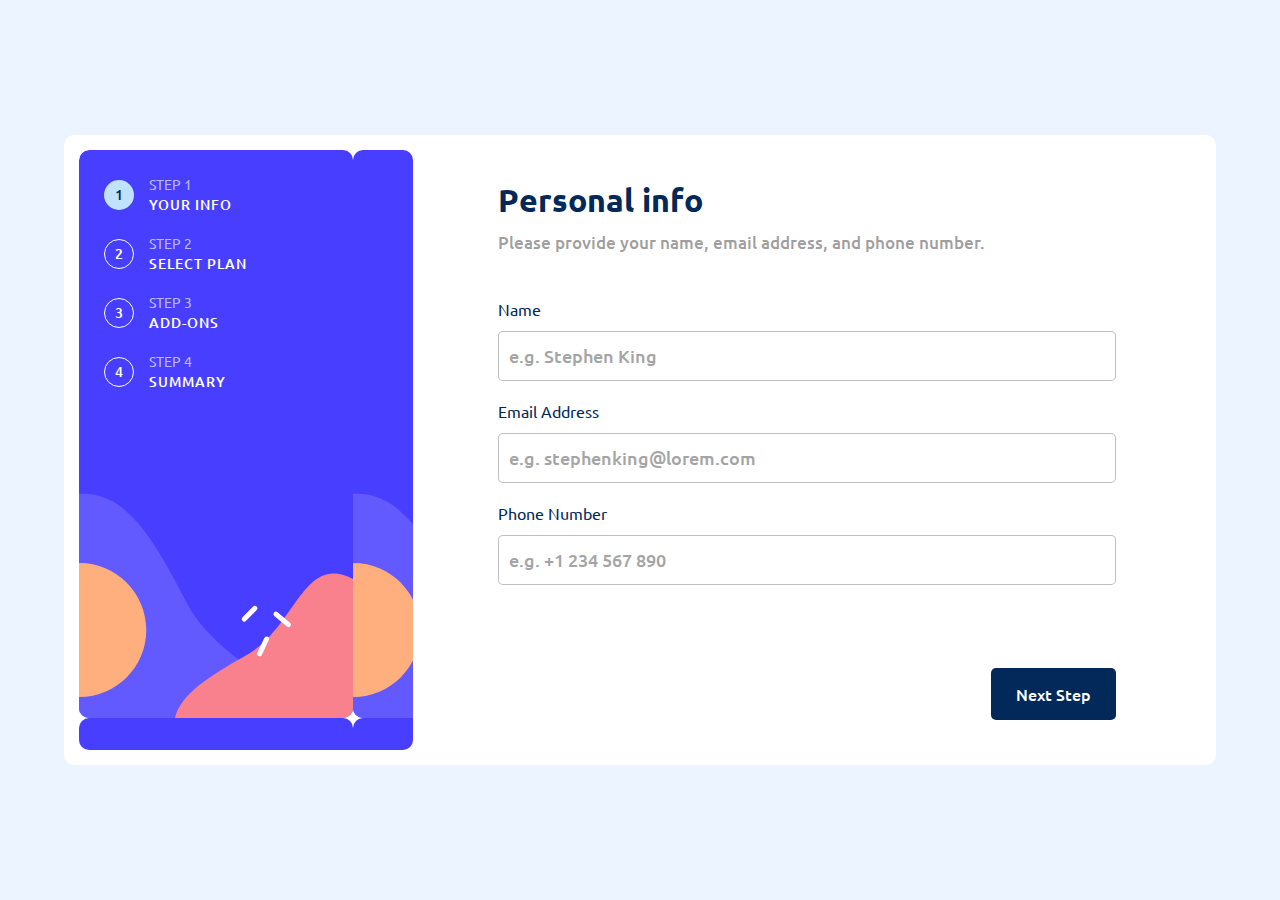
<file: index.html>
<!DOCTYPE html>
<html lang="en">
  <head>
    <meta charset="UTF-8">
    <meta name="viewport" content="width=device-width, initial-scale=1.0">
    <link rel="icon" type="image/png" sizes="32x32" href="./assets/images/favicon-32x32.png">
    <link rel="stylesheet" href="./style.css">
    <script src="step1.js" defer></script>
    <title>Frontend Mentor | Multi-step form</title>
  </head>
  <body>
    <div class="card">
      <div class="steps-area">
        <div class="steps-div">
          <div class="steps step1">
            <p class="steps-numbers step1-number">1</p>
            <div>
              <p class="steps-title">STEP 1</p>
              <p class="steps-subtitle">YOUR INFO</p>
            </div>
          </div>
  
          <div class="steps step2">
            <p class="steps-numbers step2-number">2</p>
            <div>
              <p class="steps-title">STEP 2</p>
              <p class="steps-subtitle">SELECT PLAN</p>
            </div>
          </div>
  
          <div class="steps step3">
            <p class="steps-numbers step3-number">3</p>
            <div>
              <p class="steps-title">STEP 3</p>
              <p class="steps-subtitle">ADD-ONS</p>
            </div>
          </div>
  
          <div class="steps step4">
            <p class="steps-numbers step4-number">4</p>
            <div>
              <p class="steps-title">STEP 4</p>
              <p class="steps-subtitle">SUMMARY</p>
            </div>
          </div>
        </div>
      </div>

      <div class="form-area">
        <div class="form-titles">
          <h2 class="form-title">Personal info</h2>
          <h3 class="form-subtitle">Please provide your name, email address, and phone number.</h3>
        </div>

        <div class="name-area">
          <div class="input-labels">
            <p class="input-label">Name</p>
            <p class="input-error name-input-error">e</p>
          </div>
          <input class="inputs name-input" type="text" placeholder="e.g. Stephen King">
        </div>

        <div class="email-area">
          <div class="input-labels">
            <p class="input-label">Email Address</p>
            <p class="input-error email-input-error">e</p>
          </div>
          <input class="inputs email-input" type="text" placeholder="e.g. stephenking@lorem.com">
        </div>

        <div class="phone-area">
          <div class="input-labels">
            <p class="input-label">Phone Number</p>
            <p class="input-error phone-input-error">e</p>
          </div>
          <input class="inputs phone-input" type="text" placeholder="e.g. +1 234 567 890">
        </div>

        <a class="next-button-link" href="#"><button class="next-button" onclick="checkInput()">Next Step</button></a>
      </div>
    </div> 
  </body>
</html>
</file>
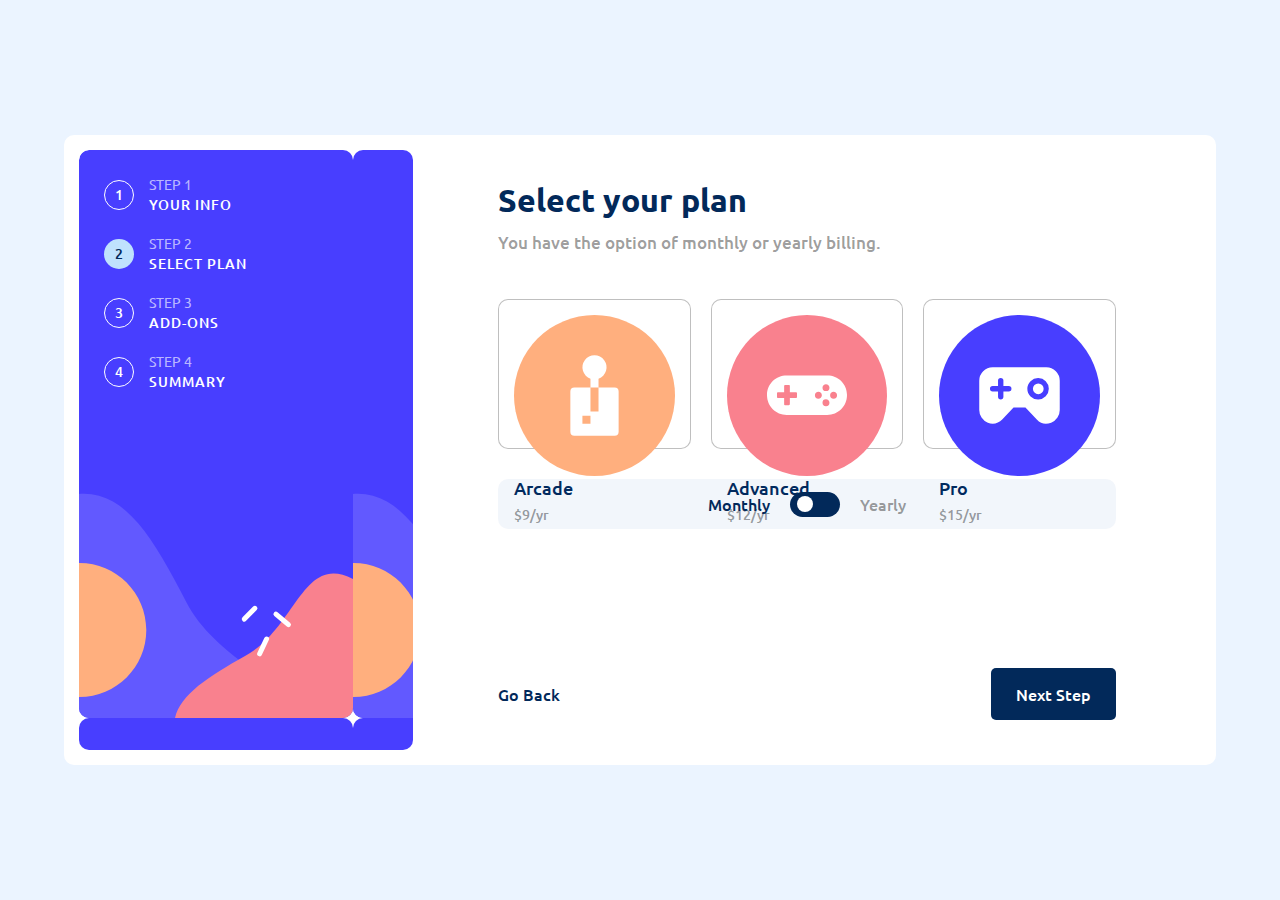
<file: step2.html>
<!DOCTYPE html>
<html lang="en">
  <head>
    <meta charset="UTF-8">
    <meta name="viewport" content="width=device-width, initial-scale=1.0">
    <link rel="icon" type="image/png" sizes="32x32" href="./assets/images/favicon-32x32.png">
    <link rel="stylesheet" href="./step2.css">
    <script src="step2.js" defer></script>
    <title>Frontend Mentor | Multi-step form</title>
  </head>
  <body>
    <div class="card">
      <div class="steps-area">
        <div class="steps-div">
          <div class="steps step1">
            <p class="steps-numbers step1-number">1</p>
            <div>
              <p class="steps-title">STEP 1</p>
              <p class="steps-subtitle">YOUR INFO</p>
            </div>
          </div>
  
          <div class="steps step2">
            <p class="steps-numbers step2-number">2</p>
            <div>
              <p class="steps-title">STEP 2</p>
              <p class="steps-subtitle">SELECT PLAN</p>
            </div>
          </div>
  
          <div class="steps step3">
            <p class="steps-numbers step3-number">3</p>
            <div>
              <p class="steps-title">STEP 3</p>
              <p class="steps-subtitle">ADD-ONS</p>
            </div>
          </div>
  
          <div class="steps step4">
            <p class="steps-numbers step4-number">4</p>
            <div>
              <p class="steps-title">STEP 4</p>
              <p class="steps-subtitle">SUMMARY</p>
            </div>
          </div>
        </div>
      </div>

      <div class="form-area">
        <div class="form-titles">
          <h2 class="form-title">Select your plan</h2>
          <h3 class="form-subtitle">You have the option of monthly or yearly billing.</h3>
        </div>

        <div class="plans-area">
          <button class="plans arcade-plan" onclick="isArcadePlan()">
            <img src="./assets/images/icon-arcade.svg" alt="Arcade Icon">
            <div class="plans-div">
              <p class="plan-title">Arcade</p>
              <p class="plan-price">$9<span class="add-plan-zero1"></span>/yr</p>
            </div>
          </button>

          <button class="plans advanced-plan" onclick="isAdvancedPlan()">
            <img src="./assets/images/icon-advanced.svg" alt="Advanced Icon">
            <div class="plans-div">
              <p class="plan-title">Advanced</p>
              <p class="plan-price">$12<span class="add-plan-zero2"></span>/yr</p>
            </div>
          </button>

          <button class="plans pro-plan" onclick="isProPlan()">
            <img src="./assets/images/icon-pro.svg" alt="Pro Icon">
            <div class="plans-div">
              <p class="plan-title">Pro</p>
              <p class="plan-price">$15<span class="add-plan-zero3"></span>/yr</p>
            </div>
          </button>
        </div>

        <div class="monthly-yearly">
          <p class="monthly-text">Monthly</p>
          <input class="monthly-yearly-switch" type="checkbox" onclick="toggleMonthlyYearly()">
          <p class="yearly-text">Yearly</p>
        </div>

        <div class="buttons-area">
          <a class="back-button-link" href="./index.html">Go Back</a>
          <a class="next-button-link" href="#"><button class="next-button">Next Step</button></a>
        </div>
      </div>
    </div> 
  </body>
</html>
</file>
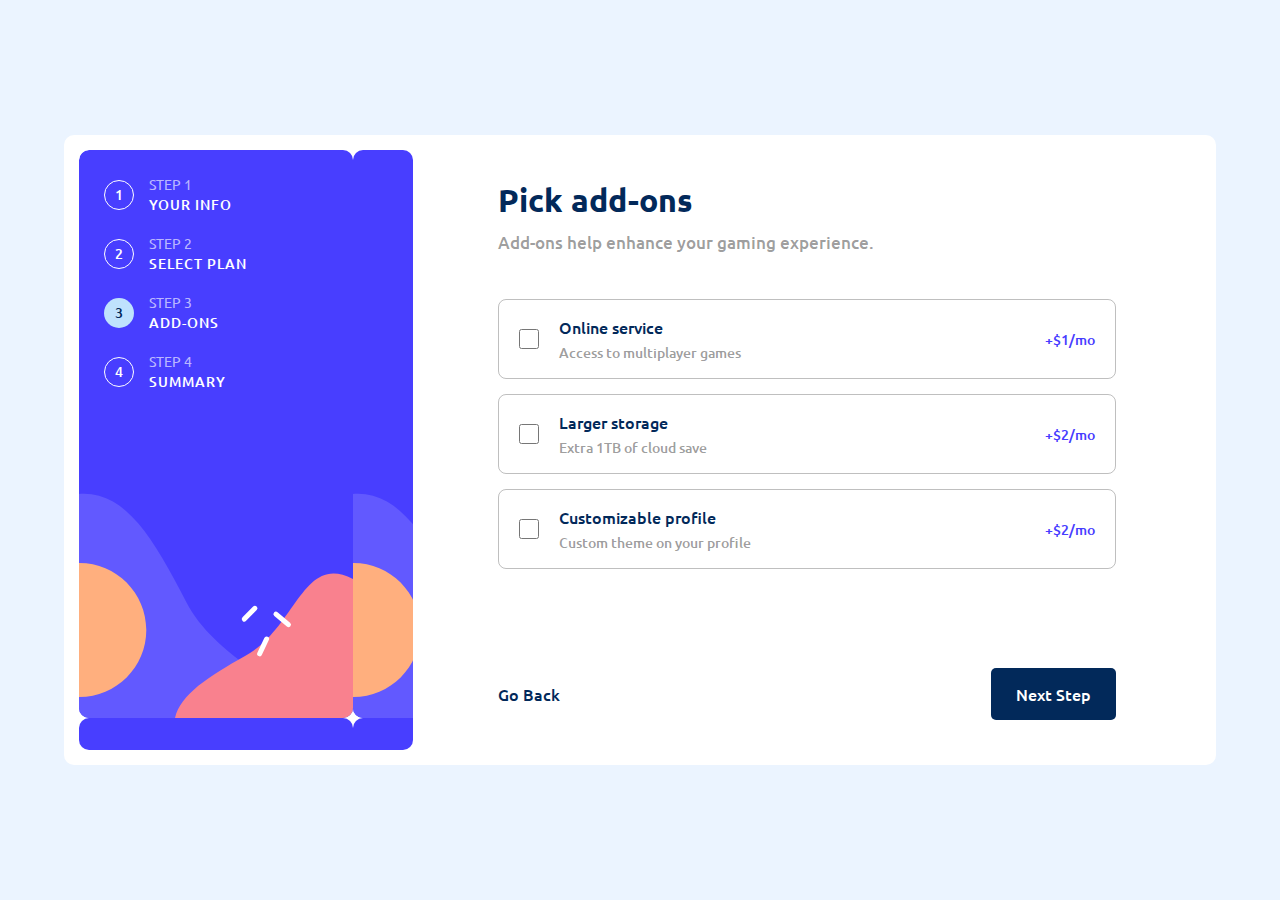
<file: step3.html>
<!DOCTYPE html>
<html lang="en">
  <head>
    <meta charset="UTF-8">
    <meta name="viewport" content="width=device-width, initial-scale=1.0">
    <link rel="icon" type="image/png" sizes="32x32" href="./assets/images/favicon-32x32.png">
    <link rel="stylesheet" href="./step3.css">
    <script src="./step3.js" defer></script>
    <title>Frontend Mentor | Multi-step form</title>
  </head>
  <body>
    <div class="card">
      <div class="steps-area">
        <div class="steps-div">
          <div class="steps step1">
            <p class="steps-numbers step1-number">1</p>
            <div>
              <p class="steps-title">STEP 1</p>
              <p class="steps-subtitle">YOUR INFO</p>
            </div>
          </div>
  
          <div class="steps step2">
            <p class="steps-numbers step2-number">2</p>
            <div>
              <p class="steps-title">STEP 2</p>
              <p class="steps-subtitle">SELECT PLAN</p>
            </div>
          </div>
  
          <div class="steps step3">
            <p class="steps-numbers step3-number">3</p>
            <div>
              <p class="steps-title">STEP 3</p>
              <p class="steps-subtitle">ADD-ONS</p>
            </div>
          </div>
  
          <div class="steps step4">
            <p class="steps-numbers step4-number">4</p>
            <div>
              <p class="steps-title">STEP 4</p>
              <p class="steps-subtitle">SUMMARY</p>
            </div>
          </div>
        </div>
      </div>

      <div class="form-area">
        <div class="form-titles">
          <h2 class="form-title">Pick add-ons</h2>
          <h3 class="form-subtitle">Add-ons help enhance your gaming experience.</h3>
        </div>

        <div class="checkboxes-area">

          <div class="checkboxes checkboxes1">
            <div class="checkbox-div">
              <input class="checkbox service-checkbox" type="checkbox">
              <div>
                <p class="checkbox-title">Online service</p>
                <p class="checkbox-subtitle">Access to multiplayer games</p>
              </div>
            </div>
            <p class="checkbox-price">+$1/mo</p>
          </div>

          <div class="checkboxes checkboxes2">
            <div class="checkbox-div">
              <input class="checkbox storage-checkbox" type="checkbox">
              <div>
                <p class="checkbox-title">Larger storage</p>
                <p class="checkbox-subtitle">Extra 1TB of cloud save</p>
              </div>
            </div>
            <p class="checkbox-price">+$2/mo</p>
          </div>

          <div class="checkboxes checkboxes3">
            <div class="checkbox-div">
              <input class="checkbox profile-checkbox" type="checkbox">
              <div>
                <p class="checkbox-title">Customizable profile</p>
                <p class="checkbox-subtitle">Custom theme on your profile</p>
              </div>
            </div>
            <p class="checkbox-price">+$2/mo</p>
          </div>

        </div>

        <div class="buttons-area">
          <a class="back-button-link" href="./step2.html">Go Back</a>
          <a class="next-button-link" href="#" onclick="saveInput()"><button class="next-button">Next Step</button></a>
        </div>
      </div>
    </div> 
  </body>
</html>
</file>
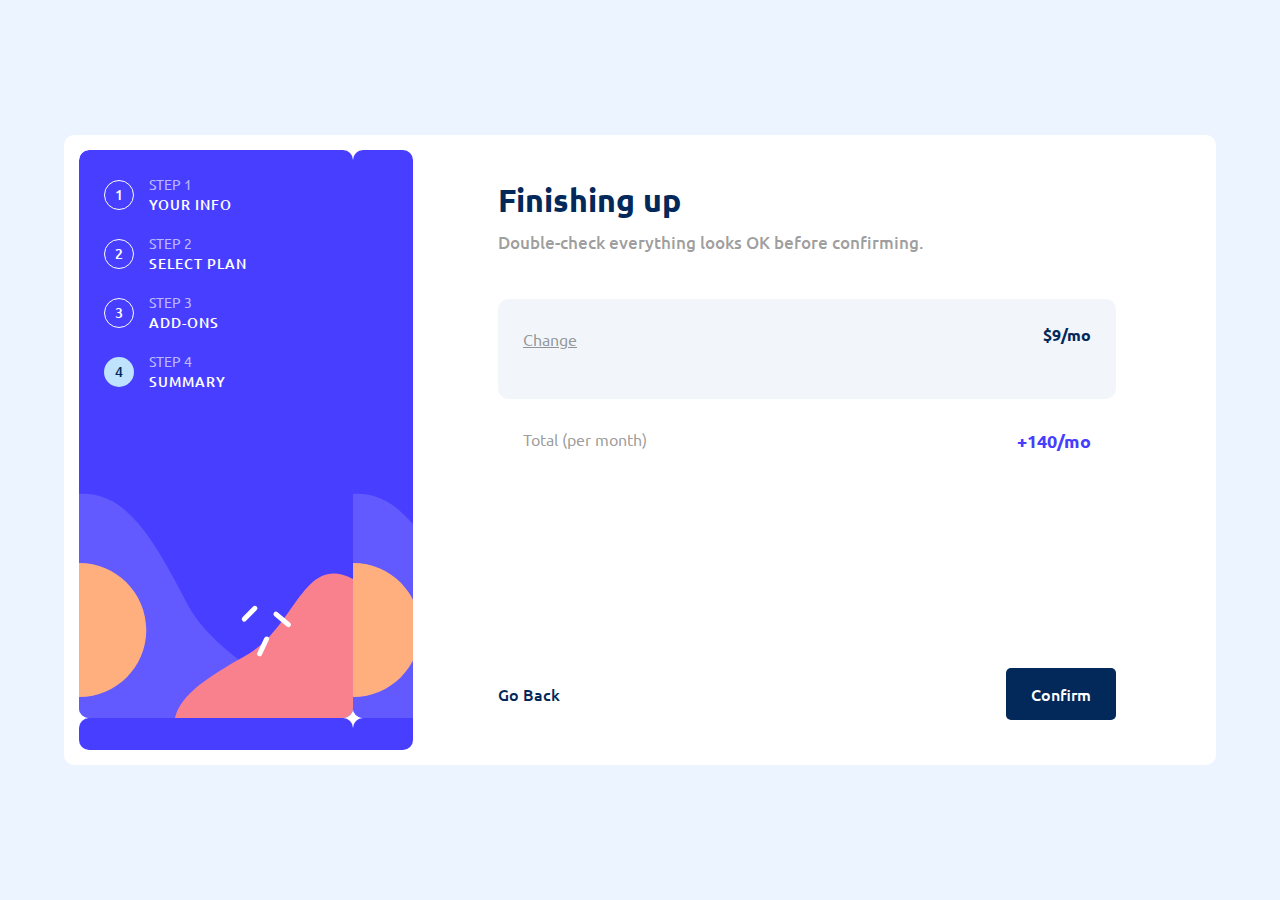
<file: step4.html>
<!DOCTYPE html>
<html lang="en">
  <head>
    <meta charset="UTF-8">
    <meta name="viewport" content="width=device-width, initial-scale=1.0">
    <link rel="icon" type="image/png" sizes="32x32" href="./assets/images/favicon-32x32.png">
    <link rel="stylesheet" href="./step4.css">
    <script src="./step4.js" defer></script>
    <title>Frontend Mentor | Multi-step form</title>
  </head>
  <body>
    <div class="card">
      <div class="steps-area">
        <div class="steps-div">
          <div class="steps step1">
            <p class="steps-numbers step1-number">1</p>
            <div>
              <p class="steps-title">STEP 1</p>
              <p class="steps-subtitle">YOUR INFO</p>
            </div>
          </div>
  
          <div class="steps step2">
            <p class="steps-numbers step2-number">2</p>
            <div>
              <p class="steps-title">STEP 2</p>
              <p class="steps-subtitle">SELECT PLAN</p>
            </div>
          </div>
  
          <div class="steps step3">
            <p class="steps-numbers step3-number">3</p>
            <div>
              <p class="steps-title">STEP 3</p>
              <p class="steps-subtitle">ADD-ONS</p>
            </div>
          </div>
  
          <div class="steps step4">
            <p class="steps-numbers step4-number">4</p>
            <div>
              <p class="steps-title">STEP 4</p>
              <p class="steps-subtitle">SUMMARY</p>
            </div>
          </div>
        </div>
      </div>

      <div class="form-area">
        <div class="form-titles">
          <h2 class="form-title">Finishing up</h2>
          <h3 class="form-subtitle">Double-check everything looks OK before confirming.</h3>
        </div>

        <div class="total-area">

          <div class="total-plan">
            <div>
              <p class="total-heading"><span class="total-heading-plan"></span> <span class="total-heading-monthly-yearly"></span></p>
              <a class="total-change" href="./step2.html">Change</a>
            </div>
            <p class="total-plan-price">$9<span class="first-zero total-price-numbers-zero"></span>/mo</p>
          </div>

          <hr>

          <div class="total-other">
            <div class="total-service">
              <p class="total-subheading">Online service</p>
              <p class="total-other-price">+$1<span class="total-price-numbers-zero"></span>/mo</p>
            </div>
            <div class="total-storage">
              <p class="total-subheading">Larger storage</p>
              <p class="total-other-price">+$2<span class="total-price-numbers-zero"></span>/mo</p>
            </div>
            <div class="total-profile">
              <p class="total-subheading">Customizable profile</p>
              <p class="total-other-price">+$2<span class="total-price-numbers-zero"></span>/mo</p>
            </div>
          </div>

        </div>

        <div class="full-total-area">
          <p class="total-subheading">Total (per month)</p>
          <p class="full-total-price">+14<span class="final-zero full-total-price-number-zero"></span>/mo</p>
        </div>

        <div class="buttons-area">
          <a class="back-button-link" href="./step3.html">Go Back</a>
          <a class="next-button-link" href="./thank-you.html"><button class="next-button">Confirm</button></a>
        </div>
      </div>
    </div> 
  </body>
</html>
</file>
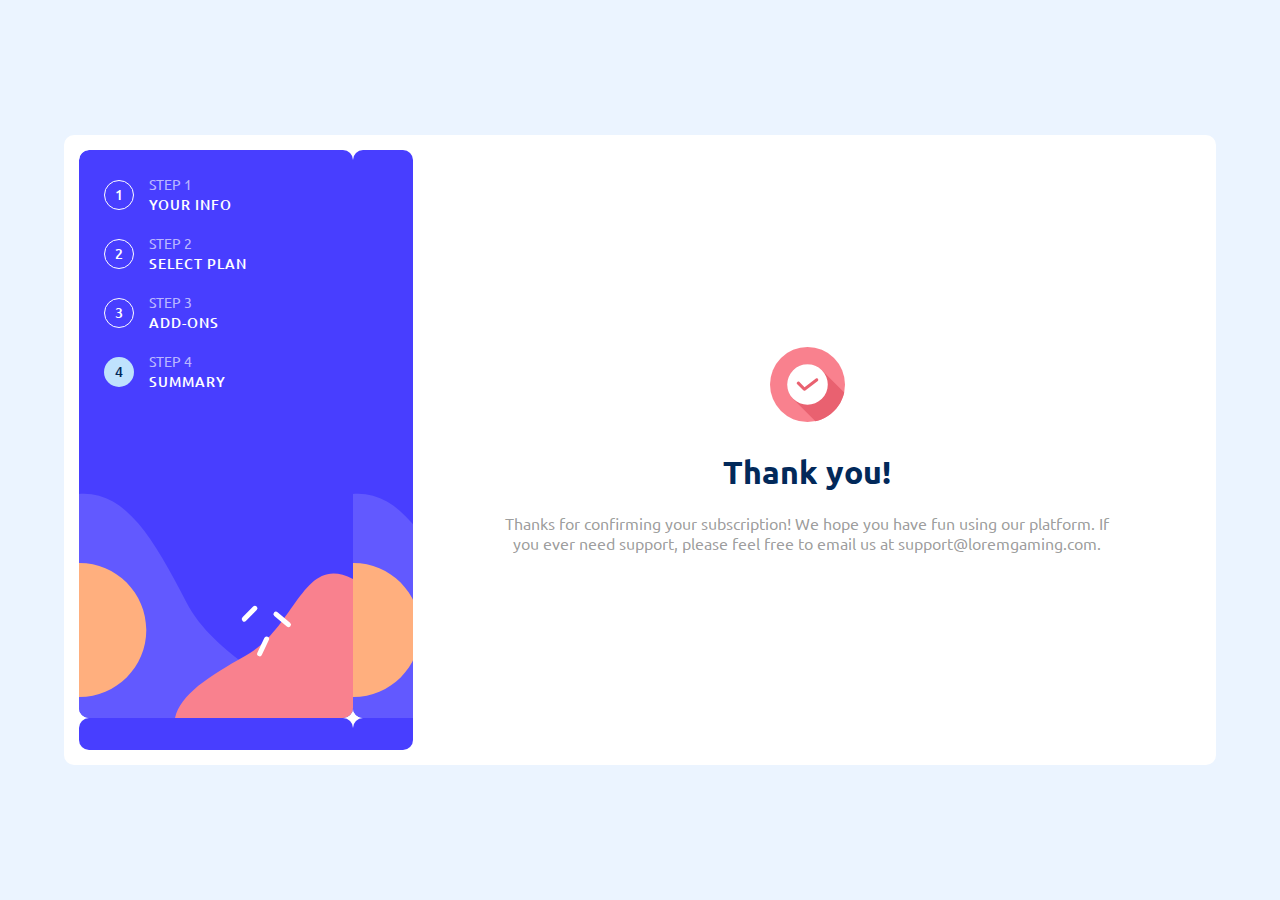
<file: thank-you.html>
<!DOCTYPE html>
<html lang="en">
  <head>
    <meta charset="UTF-8">
    <meta name="viewport" content="width=device-width, initial-scale=1.0">
    <link rel="icon" type="image/png" sizes="32x32" href="./assets/images/favicon-32x32.png">
    <link rel="stylesheet" href="./thank-you.css">
    <title>Frontend Mentor | Multi-step form</title>
  </head>
  <body>
    <div class="card">
      <div class="steps-area">
        <div class="steps-div">
          <div class="steps step1">
            <p class="steps-numbers step1-number">1</p>
            <div>
              <p class="steps-title">STEP 1</p>
              <p class="steps-subtitle">YOUR INFO</p>
            </div>
          </div>
  
          <div class="steps step2">
            <p class="steps-numbers step2-number">2</p>
            <div>
              <p class="steps-title">STEP 2</p>
              <p class="steps-subtitle">SELECT PLAN</p>
            </div>
          </div>
  
          <div class="steps step3">
            <p class="steps-numbers step3-number">3</p>
            <div>
              <p class="steps-title">STEP 3</p>
              <p class="steps-subtitle">ADD-ONS</p>
            </div>
          </div>
  
          <div class="steps step4">
            <p class="steps-numbers step4-number">4</p>
            <div>
              <p class="steps-title">STEP 4</p>
              <p class="steps-subtitle">SUMMARY</p>
            </div>
          </div>
        </div>
      </div>

      <div class="form-area">
        <img class="thank-you-icon" src="./assets/images/icon-thank-you.svg" alt="Thank you icon">
        <h2 class="thank-you-title">Thank you!</h2>
        <p class="thank-you-text">Thanks for confirming your subscription! We hope you have fun using our platform. If you ever need support, please feel free to email us at support@loremgaming.com.</p>
      </div>
    </div> 
  </body>
</html>
</file>
<file: style.css>
@import url('https://fonts.googleapis.com/css2?family=Open+Sans:ital,wght@0,300..800;1,300..800&family=Overpass:ital,wght@0,100..900;1,100..900&family=Poppins:ital,wght@0,100;0,200;0,300;0,400;0,500;0,600;0,700;0,800;0,900;1,100;1,200;1,300;1,400;1,500;1,600;1,700;1,800;1,900&family=Raleway:ital,wght@0,100..900;1,100..900&family=Ubuntu:ital,wght@0,300;0,400;0,500;0,700;1,300;1,400;1,500;1,700&display=swap');

* {
  padding: 0;
  margin: 0;
  box-sizing: border-box;
  font-family: "Ubuntu", sans-serif;
  font-weight: 400;
  font-style: normal;
}

body {
  background-color: hsl(213, 100%, 96%);
  height: 100vh;
  display: flex;
  justify-content: center;
  align-items: center;
}

.card {
  background-color: white;
  height: 70vh;
  width: 90vw;
  display: flex;
  padding: 15px;
  border-radius: 10px;
}

.steps-area {
  background-image: url("./assets/images/bg-sidebar-desktop.svg");
  flex: 1;
  border-radius: 10px;
}

.steps-div {
  display: flex;
  flex-direction: column;
  padding: 25px;
  gap: 20px;
}

.steps {
  display: flex;
  font-size: 14px;
  color: white;
  align-items: center;
  gap: 15px;
}

.steps-numbers {
  border: 1px solid white;
  border-radius: 50%;
  height: 30px;
  width: 30px;
  display: flex;
  justify-content: center;
  align-items: center;
  font-weight: 500;
}

.step1-number {
  background-color: hsl(206, 94%, 87%);
  color: hsl(213, 96%, 18%);
  border: none;
}

.steps-title {
  color: rgba(255, 255, 255, 0.65);
}

.steps-subtitle {
  font-weight: 500;
  letter-spacing: 1px;
}

.steps div {
  display: flex;
  flex-direction: column;
  gap: 2px;
}

.form-area {
  flex: 1.85;
  margin: 30px 85px;
  display: flex;
  flex-direction: column;
  gap: 20px;
}

.form-title {
  font-size: 32px;
  font-weight: 700;
  margin-bottom: 10px;
  color: hsl(213, 96%, 18%);
}

.form-subtitle {
  font-size: 17px;
  font-weight: 500;
  margin-bottom: 25px;
  color: rgba(0, 0, 0, 0.4);
}

.name-area, .email-area, .phone-area {
  width: 100%;
  display: flex;
  flex-direction: column;
  gap: 10px;
}

.input-labels {
  display: flex;
  justify-content: space-between;
  font-size: 16px;
  color: hsl(213, 96%, 18%);
}

.inputs {
  height: 50px;
  border-radius: 5px;
  font-size: 18px;
  padding-left: 10px;
  color: hsl(213, 96%, 18%);
  font-weight: 500;
  border: 1px solid rgba(0, 0, 0, 0.25);
}

.inputs:focus {
  outline: none;
  border: 1.5px solid hsl(213, 100%, 36%);
}

.inputs::placeholder {
  opacity: 0.65;
}

.inputs:focus::placeholder {
  opacity: 0;
}

.input-error {
  color: red;
  font-weight: 500;
  visibility: hidden;
}

.next-button {
  background-color: hsl(213, 96%, 18%);
  color: white;
  font-weight: 500;
  font-size: 16px;
  width: fit-content;
  padding: 15px 25px;
  border-radius: 5px;
  border: none;
}

.next-button:hover {
  cursor: pointer;
  background-color: hsl(213, 96%, 28%);
  transition: 0.3s;
}

.next-button-link {
  margin-top: auto;
  margin-left: auto;
}
</file>
<file: step2.css>
@import url('https://fonts.googleapis.com/css2?family=Open+Sans:ital,wght@0,300..800;1,300..800&family=Overpass:ital,wght@0,100..900;1,100..900&family=Poppins:ital,wght@0,100;0,200;0,300;0,400;0,500;0,600;0,700;0,800;0,900;1,100;1,200;1,300;1,400;1,500;1,600;1,700;1,800;1,900&family=Raleway:ital,wght@0,100..900;1,100..900&family=Ubuntu:ital,wght@0,300;0,400;0,500;0,700;1,300;1,400;1,500;1,700&display=swap');

* {
  padding: 0;
  margin: 0;
  box-sizing: border-box;
  font-family: "Ubuntu", sans-serif;
  font-weight: 400;
  font-style: normal;
  border: none;
}

body {
  background-color: hsl(213, 100%, 96%);
  height: 100vh;
  display: flex;
  justify-content: center;
  align-items: center;
}

.card {
  background-color: white;
  height: 70vh;
  width: 90vw;
  display: flex;
  padding: 15px;
  border-radius: 10px;
}

.steps-area {
  background-image: url("./assets/images/bg-sidebar-desktop.svg");
  flex: 1;
  border-radius: 10px;
}

.steps-div {
  display: flex;
  flex-direction: column;
  padding: 25px;
  gap: 20px;
}

.steps {
  display: flex;
  font-size: 14px;
  color: white;
  align-items: center;
  gap: 15px;
}

.steps-numbers {
  border: 1px solid white;
  border-radius: 50%;
  height: 30px;
  width: 30px;
  display: flex;
  justify-content: center;
  align-items: center;
  font-weight: 500;
}

.step2-number {
  background-color: hsl(206, 94%, 87%);
  color: hsl(213, 96%, 18%);
  border: none;
}

.steps-title {
  color: rgba(255, 255, 255, 0.65);
}

.steps-subtitle {
  font-weight: 500;
  letter-spacing: 1px;
}

.steps div {
  display: flex;
  flex-direction: column;
  gap: 2px;
}

.form-area {
  flex: 1.85;
  margin: 30px 85px;
  display: flex;
  flex-direction: column;
  gap: 20px;
}

.form-title {
  font-size: 32px;
  font-weight: 700;
  margin-bottom: 10px;
  color: hsl(213, 96%, 18%);
}

.form-subtitle {
  font-size: 17px;
  font-weight: 500;
  margin-bottom: 25px;
  color: rgba(0, 0, 0, 0.4);
}

.plans-area {
  display: flex;
  gap: 20px;
  margin-bottom: 10px;
}

.plans {
  flex: 1;
  display: flex;
  flex-direction: column;
  justify-content: space-between;
  padding: 15px;
  height: 150px;
  border: 1px solid rgba(0, 0, 0, 0.25);
  border-radius: 10px;
  background-color: white;
}

.plans:hover {
  cursor: pointer;
  transition: 0.3s;
  border: 1.5px solid rgba(0, 0, 0, 0.6);
}

/* .plans:focus {
  border: 1.5px solid hsl(213, 100%, 36%);
  transition: 0.3s;
  background-color: rgba(0, 83, 184, 0.05);
} */

.plans-div {
  display: flex;
  flex-direction: column;
  align-items: flex-start;
  gap: 5px;
}

.plan-title {
  font-size: 18px;
  color: hsl(213, 96%, 18%);
  font-weight: 500;
}

.plan-price {
  color: rgba(0, 0, 0, 0.4);
  font-weight: 500;
  font-size: 14px;
}

.plan-free-length {
  color: hsl(213, 96%, 18%);
}

.monthly-yearly {
  background-color: rgba(0, 83, 184, 0.05);
  border-radius: 10px;
  display: flex;
  height: 50px;
  justify-content: center;
  align-items: center;
  gap: 20px;
}

.monthly-yearly-switch {
  -webkit-appearance: none;
  appearance: none;
  position: relative;
  width: 50px;
  height: 25px;
  border-radius: 25px;
  background-color: hsl(213, 96%, 18%);
  outline: none;
  cursor: pointer;
}

.monthly-yearly-switch::after {
  content: "";
  position: absolute;
  top: 50%;
  left: 30%;
  transform: translate(-50%, -50%);
  border-radius: 50%;
  height: 1rem;
  width: 1rem;
  background-color: white;
  transition: left 0.3s;
}

.monthly-yearly-switch:checked::after {
  left: 70%;
}

.monthly-text, .yearly-text {
  color: rgba(0, 0, 0, 0.4);
  font-weight: 500;
  font-size: 16px;
}

.monthly-text {
  color: hsl(213, 96%, 18%);
}

.buttons-area {
  display: flex;
  align-items: center;
  justify-content: space-between;
  margin-top: auto;
}

.next-button {
  background-color: hsl(213, 96%, 18%);
  color: white;
  font-weight: 500;
  font-size: 16px;
  width: fit-content;
  padding: 15px 25px;
  border-radius: 5px;
  border: none;
}

.next-button:hover {
  cursor: pointer;
  background-color: hsl(213, 96%, 28%);
  transition: 0.3s;
}

.back-button-link {
  text-decoration: none;
  color: hsl(213, 96%, 18%);
  font-weight: 500;
}
</file>
<file: step3.css>
@import url('https://fonts.googleapis.com/css2?family=Open+Sans:ital,wght@0,300..800;1,300..800&family=Overpass:ital,wght@0,100..900;1,100..900&family=Poppins:ital,wght@0,100;0,200;0,300;0,400;0,500;0,600;0,700;0,800;0,900;1,100;1,200;1,300;1,400;1,500;1,600;1,700;1,800;1,900&family=Raleway:ital,wght@0,100..900;1,100..900&family=Ubuntu:ital,wght@0,300;0,400;0,500;0,700;1,300;1,400;1,500;1,700&display=swap');

* {
  padding: 0;
  margin: 0;
  box-sizing: border-box;
  font-family: "Ubuntu", sans-serif;
  font-weight: 400;
  font-style: normal;
  border: none;
}

body {
  background-color: hsl(213, 100%, 96%);
  height: 100vh;
  display: flex;
  justify-content: center;
  align-items: center;
}

.card {
  background-color: white;
  height: 70vh;
  width: 90vw;
  display: flex;
  padding: 15px;
  border-radius: 10px;
}

.steps-area {
  background-image: url("./assets/images/bg-sidebar-desktop.svg");
  flex: 1;
  border-radius: 10px;
}

.steps-div {
  display: flex;
  flex-direction: column;
  padding: 25px;
  gap: 20px;
}

.steps {
  display: flex;
  font-size: 14px;
  color: white;
  align-items: center;
  gap: 15px;
}

.steps-numbers {
  border: 1px solid white;
  border-radius: 50%;
  height: 30px;
  width: 30px;
  display: flex;
  justify-content: center;
  align-items: center;
  font-weight: 500;
}

.step3-number {
  background-color: hsl(206, 94%, 87%);
  color: hsl(213, 96%, 18%);
  border: none;
}

.steps-title {
  color: rgba(255, 255, 255, 0.65);
}

.steps-subtitle {
  font-weight: 500;
  letter-spacing: 1px;
}

.steps div {
  display: flex;
  flex-direction: column;
  gap: 2px;
}

.form-area {
  flex: 1.85;
  margin: 30px 85px;
  display: flex;
  flex-direction: column;
  gap: 20px;
}

.form-title {
  font-size: 32px;
  font-weight: 700;
  margin-bottom: 10px;
  color: hsl(213, 96%, 18%);
}

.form-subtitle {
  font-size: 17px;
  font-weight: 500;
  margin-bottom: 25px;
  color: rgba(0, 0, 0, 0.4);
}

.checkboxes-area {
  display: flex;
  flex-direction: column;
  gap: 15px;
}

.checkboxes {
  height: 80px;
  display: flex;
  align-items: center;
  justify-content: space-between;
  padding: 0 20px;
  border: 1px solid rgba(0, 0, 0, 0.25);
  border-radius: 8px;
}

.checkboxes:hover {
  cursor: pointer;
  border: 1.5px solid hsl(213, 100%, 36%);
  transition: 0.3s;
  background-color: rgba(0, 83, 184, 0.05);
}

.checkbox {
  align-self: center;
  height: 20px;
  width: 20px;
  border-radius: 30px;
}

.checkbox:hover {
  cursor: pointer;
}

.checkbox:checked {
  accent-color: hsl(243, 100%, 62%);
  position: relative;
}

.checkbox:checked::after {
  content: url("./assets/images/icon-checkmark.svg");
  background-color: hsl(243, 100%, 62%);
  position: absolute;
  border-radius: 5px;
  top: 2px;
  left: 2px;
  height: 15px;
  width: 15px;
  padding: 1px;
}

.checkbox-div {
  display: flex;
  gap: 20px;
}

.checkbox-div div {
  display: flex;
  flex-direction: column;
  gap: 5px;
}

.checkbox-title {
  color: hsl(213, 96%, 18%);
  font-weight: 500;
  font-size: 16px;
}

.checkbox-subtitle {
  color: rgba(0, 0, 0, 0.4);
  font-weight: 500;
  font-size: 14px;
}

.checkbox-price {
  color: hsl(243, 100%, 62%);
  font-weight: 500;
  font-size: 14px;
}

.buttons-area {
  display: flex;
  align-items: center;
  justify-content: space-between;
  margin-top: auto;
}

.next-button {
  background-color: hsl(213, 96%, 18%);
  color: white;
  font-weight: 500;
  font-size: 16px;
  width: fit-content;
  padding: 15px 25px;
  border-radius: 5px;
  border: none;
}

.next-button:hover {
  cursor: pointer;
  background-color: hsl(213, 96%, 28%);
  transition: 0.3s;
}

.back-button-link {
  text-decoration: none;
  color: hsl(213, 96%, 18%);
  font-weight: 500;
}
</file>
<file: step4.css>
@import url('https://fonts.googleapis.com/css2?family=Open+Sans:ital,wght@0,300..800;1,300..800&family=Overpass:ital,wght@0,100..900;1,100..900&family=Poppins:ital,wght@0,100;0,200;0,300;0,400;0,500;0,600;0,700;0,800;0,900;1,100;1,200;1,300;1,400;1,500;1,600;1,700;1,800;1,900&family=Raleway:ital,wght@0,100..900;1,100..900&family=Ubuntu:ital,wght@0,300;0,400;0,500;0,700;1,300;1,400;1,500;1,700&display=swap');

* {
  padding: 0;
  margin: 0;
  box-sizing: border-box;
  font-family: "Ubuntu", sans-serif;
  font-weight: 400;
  font-style: normal;
  border: none;
}

body {
  background-color: hsl(213, 100%, 96%);
  height: 100vh;
  display: flex;
  justify-content: center;
  align-items: center;
}

.card {
  background-color: white;
  height: 70vh;
  width: 90vw;
  display: flex;
  padding: 15px;
  border-radius: 10px;
}

.steps-area {
  background-image: url("./assets/images/bg-sidebar-desktop.svg");
  flex: 1;
  border-radius: 10px;
}

.steps-div {
  display: flex;
  flex-direction: column;
  padding: 25px;
  gap: 20px;
}

.steps {
  display: flex;
  font-size: 14px;
  color: white;
  align-items: center;
  gap: 15px;
}

.steps-numbers {
  border: 1px solid white;
  border-radius: 50%;
  height: 30px;
  width: 30px;
  display: flex;
  justify-content: center;
  align-items: center;
  font-weight: 500;
}

.step4-number {
  background-color: hsl(206, 94%, 87%);
  color: hsl(213, 96%, 18%);
  border: none;
}

.steps-title {
  color: rgba(255, 255, 255, 0.65);
}

.steps-subtitle {
  font-weight: 500;
  letter-spacing: 1px;
}

.steps div {
  display: flex;
  flex-direction: column;
  gap: 2px;
}

.form-area {
  flex: 1.85;
  margin: 30px 85px;
  display: flex;
  flex-direction: column;
  gap: 20px;
}

.form-title {
  font-size: 32px;
  font-weight: 700;
  margin-bottom: 10px;
  color: hsl(213, 96%, 18%);
}

.form-subtitle {
  font-size: 17px;
  font-weight: 500;
  margin-bottom: 25px;
  color: rgba(0, 0, 0, 0.4);
}

.total-area {
  background-color: rgba(0, 83, 184, 0.05);
  height: 240px;
  padding: 25px;
  border-radius: 10px;
  display: flex;
  flex-direction: column;
  justify-content: space-between;
}

hr {
  height: 1px;
  width: 100%;
  background-color: rgba(0, 0, 0, 0.1);
  align-self: center;
}

.total-heading {
  font-size: 16px;
  font-weight: 500;
  color: hsl(213, 96%, 18%);
}

.total-heading-monthly-yearly, .total-heading-plan {
  font-weight: 500;
}

.first-zero, .final-zero {
  font-weight: 800;
}

.total-change {
  color: rgba(0, 0, 0, 0.4);
  width: fit-content;
}

.total-change:hover {
  color: hsl(243, 100%, 62%);
}

.total-subheading {
  color: rgba(0, 0, 0, 0.4);
}

.total-plan-price {
  color: hsl(213, 96%, 18%);
  font-weight: 700;
}

.total-plan-price-number, .full-total-price-number {
  font-weight: 700;
}

.total-other-price {
  color: hsl(213, 96%, 18%);
}

.total-plan {
  display: flex;
  justify-content: space-between;
}

.total-plan div {
  display: flex;
  flex-direction: column;
  gap: 5px;
}

.total-other {
  display: flex;
  flex-direction: column;
  gap: 20px;
}

.total-service, .total-storage, .total-profile {
  display: flex;
  justify-content: space-between;
}

.full-total-area {
  display: flex;
  justify-content: space-between;
  padding: 10px 25px;
}

.full-total-price {
  color:hsl(243, 100%, 62%);
  font-weight: 700;
  font-size: 18px;
}

.buttons-area {
  display: flex;
  align-items: center;
  justify-content: space-between;
  margin-top: auto;
}

.next-button {
  background-color: hsl(213, 96%, 18%);
  color: white;
  font-weight: 500;
  font-size: 16px;
  width: fit-content;
  padding: 15px 25px;
  border-radius: 5px;
  border: none;
}

.next-button:hover {
  cursor: pointer;
  background-color: hsl(213, 96%, 28%);
  transition: 0.3s;
}

.back-button-link {
  text-decoration: none;
  color: hsl(213, 96%, 18%);
  font-weight: 500;
}
</file>
<file: thank-you.css>
@import url('https://fonts.googleapis.com/css2?family=Open+Sans:ital,wght@0,300..800;1,300..800&family=Overpass:ital,wght@0,100..900;1,100..900&family=Poppins:ital,wght@0,100;0,200;0,300;0,400;0,500;0,600;0,700;0,800;0,900;1,100;1,200;1,300;1,400;1,500;1,600;1,700;1,800;1,900&family=Raleway:ital,wght@0,100..900;1,100..900&family=Ubuntu:ital,wght@0,300;0,400;0,500;0,700;1,300;1,400;1,500;1,700&display=swap');

* {
  padding: 0;
  margin: 0;
  box-sizing: border-box;
  font-family: "Ubuntu", sans-serif;
  font-weight: 400;
  font-style: normal;
  border: none;
}

body {
  background-color: hsl(213, 100%, 96%);
  height: 100vh;
  display: flex;
  justify-content: center;
  align-items: center;
}

.card {
  background-color: white;
  height: 70vh;
  width: 90vw;
  display: flex;
  padding: 15px;
  border-radius: 10px;
}

.steps-area {
  background-image: url("./assets/images/bg-sidebar-desktop.svg");
  flex: 1;
  border-radius: 10px;
}

.steps-div {
  display: flex;
  flex-direction: column;
  padding: 25px;
  gap: 20px;
}

.steps {
  display: flex;
  font-size: 14px;
  color: white;
  align-items: center;
  gap: 15px;
}

.steps-numbers {
  border: 1px solid white;
  border-radius: 50%;
  height: 30px;
  width: 30px;
  display: flex;
  justify-content: center;
  align-items: center;
  font-weight: 500;
}

.step4-number {
  background-color: hsl(206, 94%, 87%);
  color: hsl(213, 96%, 18%);
  border: none;
}

.steps-title {
  color: rgba(255, 255, 255, 0.65);
}

.steps-subtitle {
  font-weight: 500;
  letter-spacing: 1px;
}

.steps div {
  display: flex;
  flex-direction: column;
  gap: 2px;
}

.form-area {
  flex: 1.85;
  margin: 30px 85px;
  display: flex;
  flex-direction: column;
  align-items: center;
  justify-content: center;
  gap: 20px;
}

.thank-you-icon {
  height: 75px;
  width: 75px;
  margin-bottom: 10px;
}

.thank-you-title {
  color: hsl(213, 96%, 18%);
  font-weight: 700;
  font-size: 32px;
}

.thank-you-text {
  color: rgba(0, 0, 0, 0.4);
  font-size: 16px;
  text-align: center;
}
</file>
